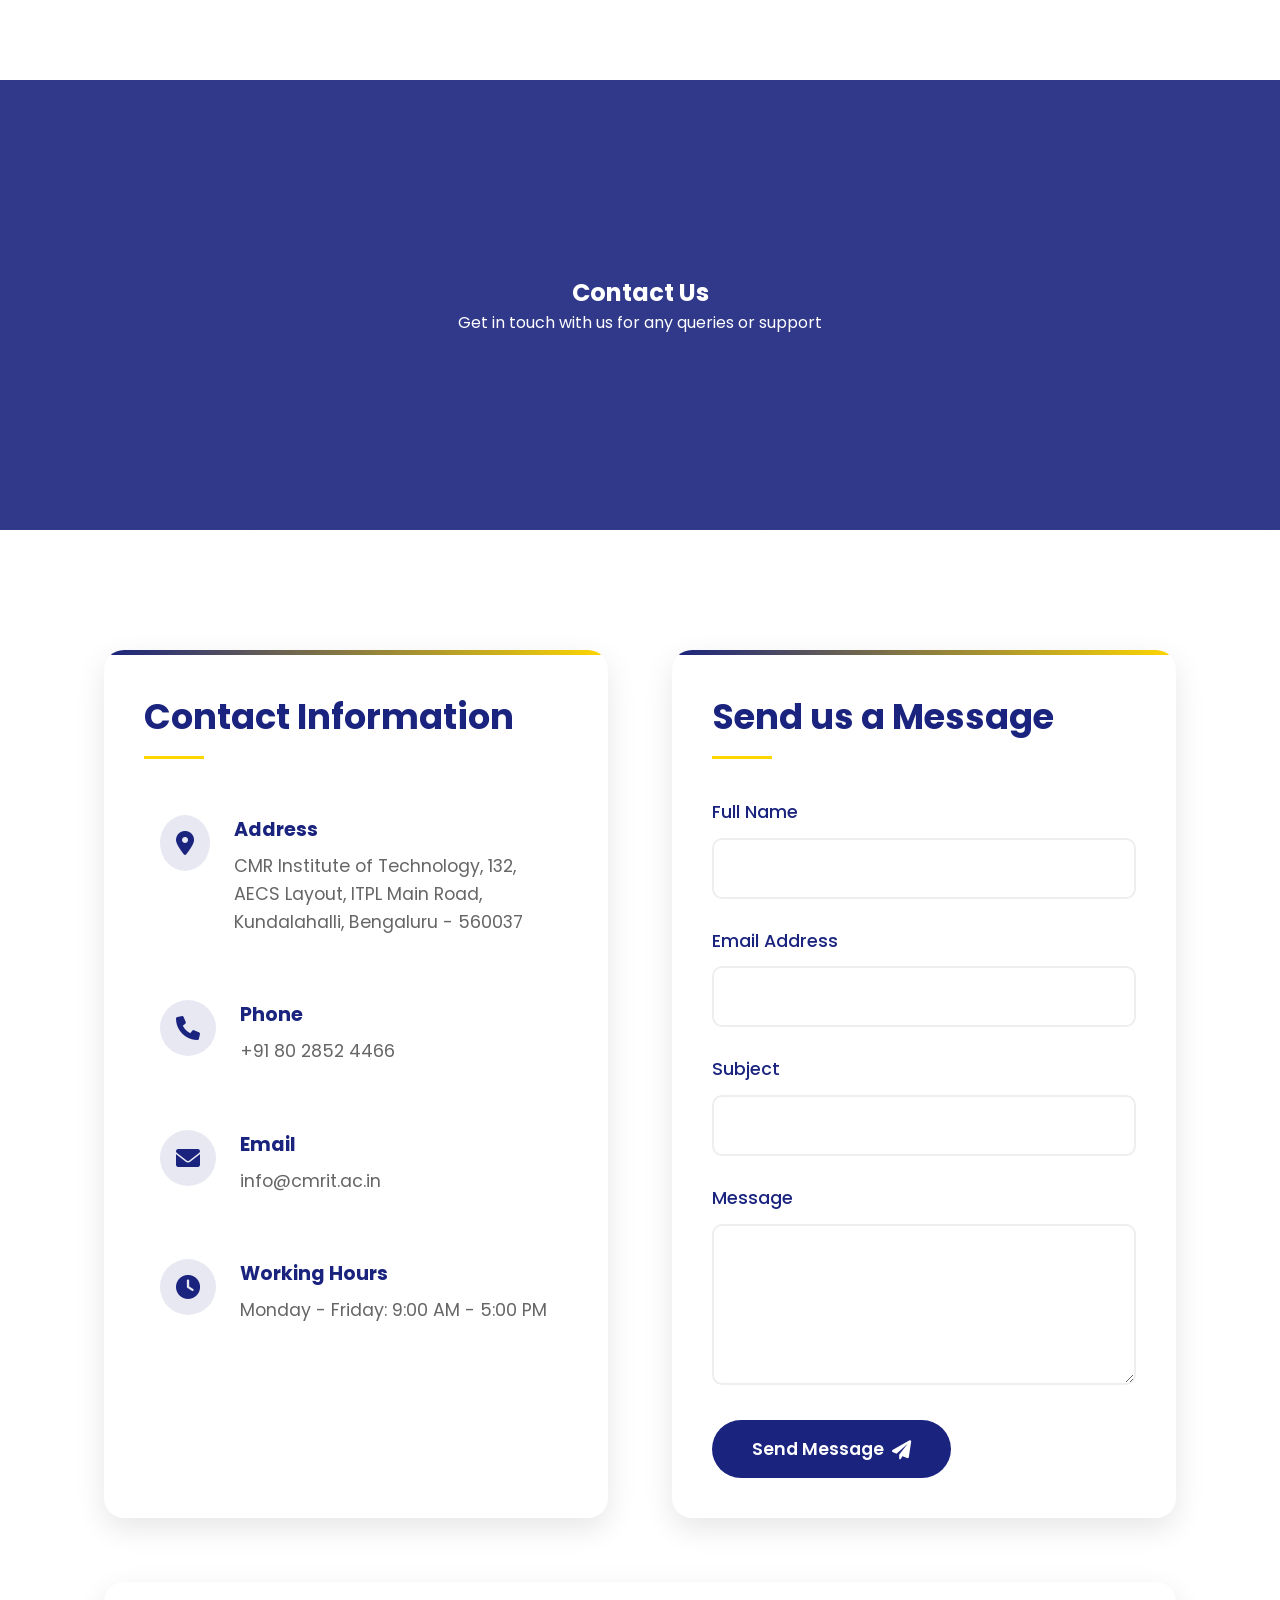
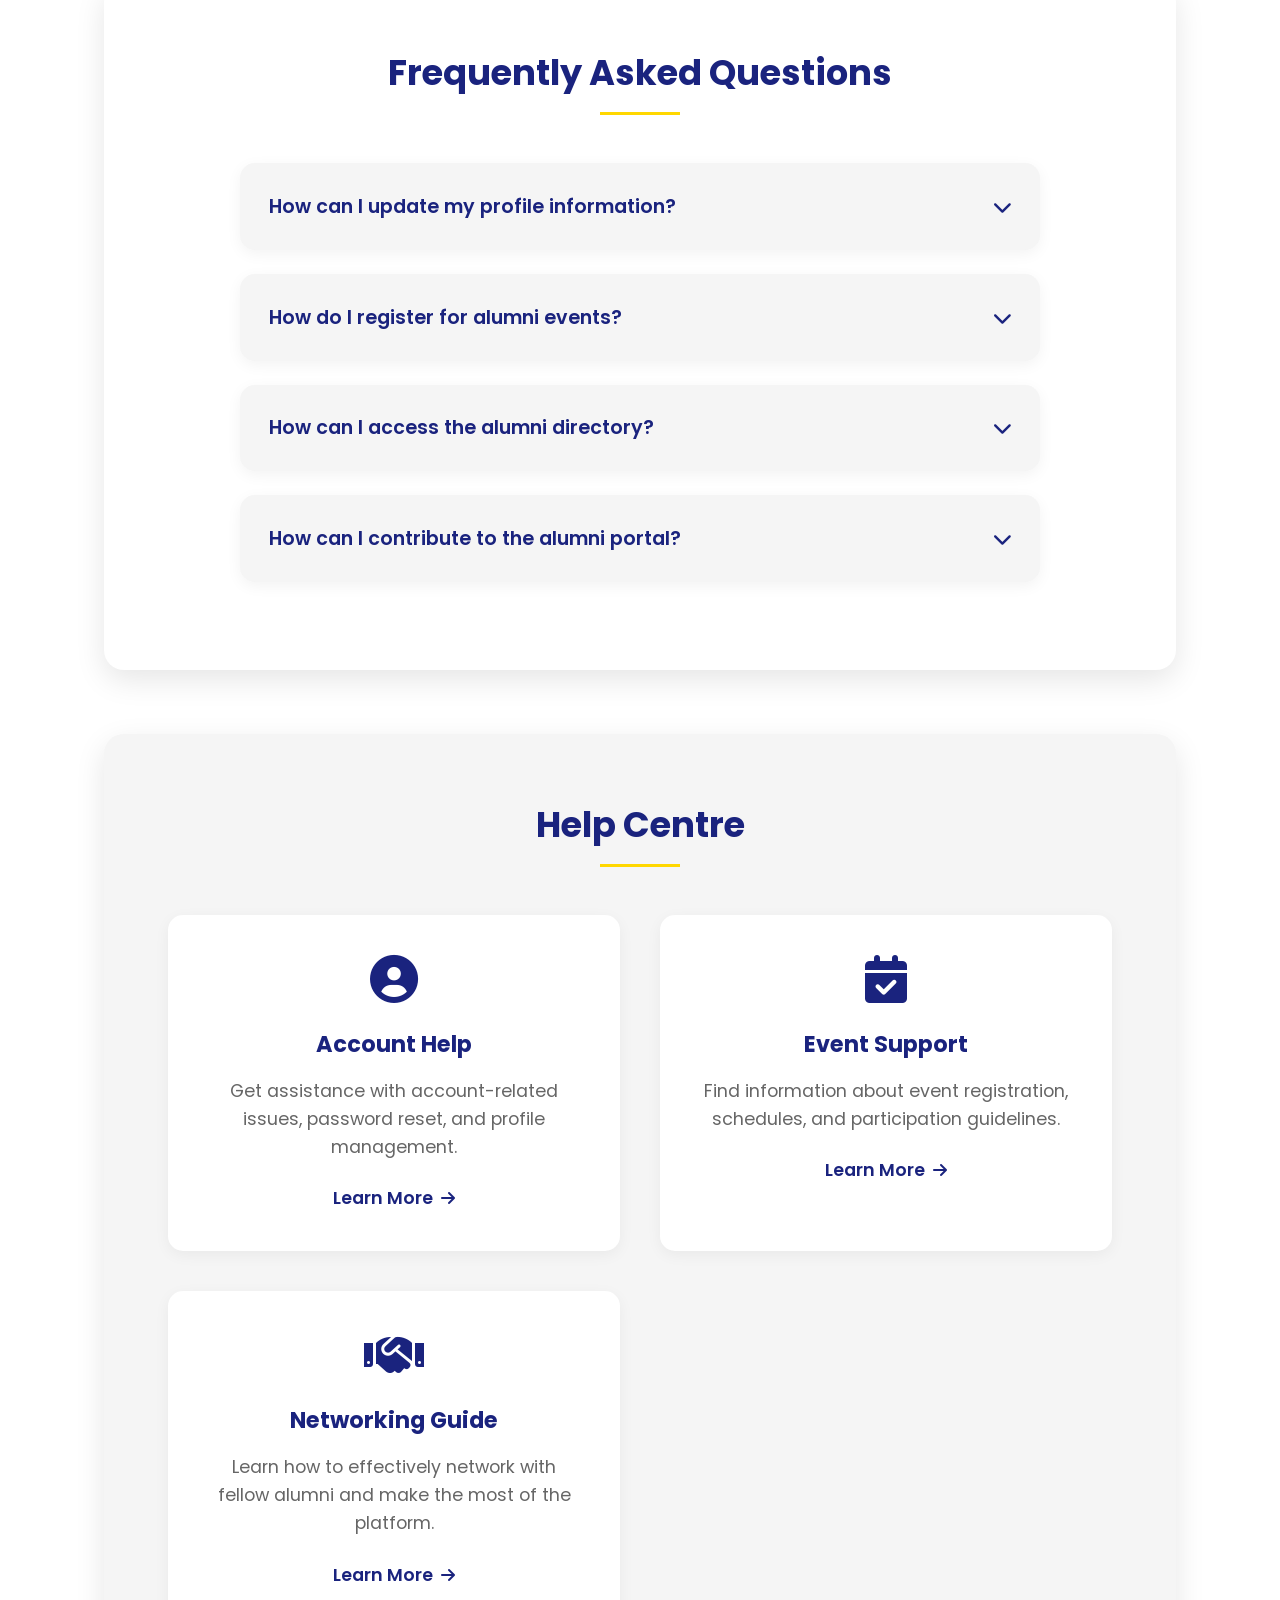
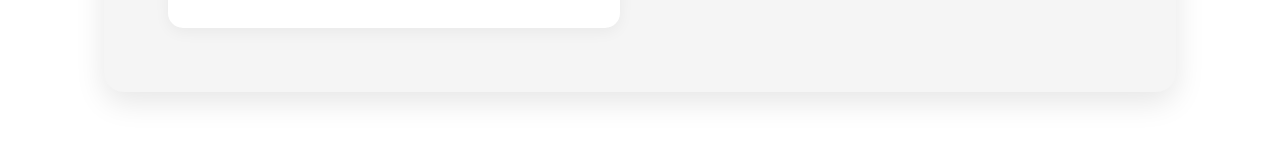
<file: contact.html>
<!DOCTYPE html>
<html lang="en">
<head>
    <meta charset="UTF-8">
    <meta name="viewport" content="width=device-width, initial-scale=1.0">
    <title>Contact - Alumni Portal</title>
    <link href="https://fonts.googleapis.com/css2?family=Poppins:wght@300;400;500;600;700&display=swap" rel="stylesheet">
    <link rel="stylesheet" href="https://cdnjs.cloudflare.com/ajax/libs/font-awesome/6.0.0/css/all.min.css">
    <style>
        :root {
            --primary-color: #1a237e;
            --secondary-color: #ffd700;
            --white: #ffffff;
            --light-gray: #f5f5f5;
        }

        * {
            margin: 0;
            padding: 0;
            box-sizing: border-box;
            font-family: 'Poppins', sans-serif;
        }

        body {
            background-color: var(--white);
        }

        .contact-hero {
            background: linear-gradient(rgba(26, 35, 126, 0.9), rgba(26, 35, 126, 0.9)), url('https://www.cmrit.ac.in/wp-content/uploads/2019/03/cmrit-bangalore-banner.jpg');
            background-size: cover;
            background-position: center;
            height: 50vh;
            display: flex;
            align-items: center;
            justify-content: center;
            text-align: center;
            color: var(--white);
            margin-top: 80px;
        }

        .contact-container {
            max-width: 1200px;
            margin: 120px auto 4rem;
            padding: 0 5%;
        }

        .contact-grid {
            display: grid;
            grid-template-columns: 1fr 1fr;
            gap: 4rem;
            margin-bottom: 4rem;
        }

        .contact-info {
            background: var(--white);
            padding: 2.5rem;
            border-radius: 20px;
            box-shadow: 0 10px 30px rgba(0, 0, 0, 0.1);
            position: relative;
            overflow: hidden;
        }

        .contact-info::before {
            content: '';
            position: absolute;
            top: 0;
            left: 0;
            width: 100%;
            height: 5px;
            background: linear-gradient(90deg, var(--primary-color), var(--secondary-color));
        }

        .contact-info h2 {
            color: var(--primary-color);
            margin-bottom: 2.5rem;
            font-size: 2.2rem;
            position: relative;
            padding-bottom: 1rem;
        }

        .contact-info h2::after {
            content: '';
            position: absolute;
            bottom: 0;
            left: 0;
            width: 60px;
            height: 3px;
            background-color: var(--secondary-color);
        }

        .info-item {
            display: flex;
            align-items: flex-start;
            gap: 1.5rem;
            margin-bottom: 2rem;
            padding: 1rem;
            border-radius: 10px;
            transition: all 0.3s;
        }

        .info-item:hover {
            background-color: var(--light-gray);
            transform: translateX(10px);
        }

        .info-item i {
            color: var(--primary-color);
            font-size: 1.5rem;
            background: rgba(26, 35, 126, 0.1);
            padding: 1rem;
            border-radius: 50%;
            transition: all 0.3s;
        }

        .info-item:hover i {
            background: var(--primary-color);
            color: var(--white);
            transform: scale(1.1);
        }

        .info-item div h3 {
            color: var(--primary-color);
            margin-bottom: 0.5rem;
            font-size: 1.2rem;
        }

        .info-item div p {
            color: #666;
            line-height: 1.6;
            font-size: 1.1rem;
        }

        .contact-form {
            background: var(--white);
            padding: 2.5rem;
            border-radius: 20px;
            box-shadow: 0 10px 30px rgba(0, 0, 0, 0.1);
            position: relative;
            overflow: hidden;
        }

        .contact-form::before {
            content: '';
            position: absolute;
            top: 0;
            left: 0;
            width: 100%;
            height: 5px;
            background: linear-gradient(90deg, var(--primary-color), var(--secondary-color));
        }

        .contact-form h2 {
            color: var(--primary-color);
            margin-bottom: 2.5rem;
            font-size: 2.2rem;
            position: relative;
            padding-bottom: 1rem;
        }

        .contact-form h2::after {
            content: '';
            position: absolute;
            bottom: 0;
            left: 0;
            width: 60px;
            height: 3px;
            background-color: var(--secondary-color);
        }

        .form-group {
            margin-bottom: 1.8rem;
        }

        .form-group label {
            display: block;
            margin-bottom: 0.8rem;
            color: var(--primary-color);
            font-weight: 500;
            font-size: 1.1rem;
        }

        .form-group input,
        .form-group textarea {
            width: 100%;
            padding: 1rem;
            border: 2px solid #eee;
            border-radius: 10px;
            font-family: inherit;
            font-size: 1rem;
            transition: all 0.3s;
        }

        .form-group input:focus,
        .form-group textarea:focus {
            outline: none;
            border-color: var(--primary-color);
            box-shadow: 0 0 0 3px rgba(26, 35, 126, 0.1);
        }

        .submit-btn {
            background-color: var(--primary-color);
            color: var(--white);
            padding: 1rem 2.5rem;
            border: none;
            border-radius: 30px;
            cursor: pointer;
            font-weight: 600;
            font-size: 1.1rem;
            transition: all 0.3s;
            display: inline-flex;
            align-items: center;
            gap: 0.5rem;
        }

        .submit-btn i {
            font-size: 1.2rem;
        }

        .submit-btn:hover {
            background-color: var(--secondary-color);
            color: var(--primary-color);
            transform: translateY(-3px);
            box-shadow: 0 5px 15px rgba(0, 0, 0, 0.1);
        }

        /* FAQs Section */
        .faq-section {
            margin: 4rem 0;
            background: var(--white);
            padding: 4rem;
            border-radius: 20px;
            box-shadow: 0 10px 30px rgba(0, 0, 0, 0.1);
        }

        .faq-section h2 {
            color: var(--primary-color);
            text-align: center;
            margin-bottom: 3rem;
            font-size: 2.2rem;
            position: relative;
            padding-bottom: 1rem;
        }

        .faq-section h2::after {
            content: '';
            position: absolute;
            bottom: 0;
            left: 50%;
            transform: translateX(-50%);
            width: 80px;
            height: 3px;
            background-color: var(--secondary-color);
        }

        .faq-container {
            max-width: 800px;
            margin: 0 auto;
        }

        .faq-item {
            background: var(--light-gray);
            border-radius: 15px;
            margin-bottom: 1.5rem;
            box-shadow: 0 4px 15px rgba(0, 0, 0, 0.05);
            overflow: hidden;
            transition: all 0.3s;
        }

        .faq-item:hover {
            transform: translateY(-3px);
            box-shadow: 0 8px 20px rgba(0, 0, 0, 0.1);
        }

        .faq-question {
            padding: 1.8rem;
            cursor: pointer;
            display: flex;
            justify-content: space-between;
            align-items: center;
            transition: all 0.3s;
        }

        .faq-question h3 {
            color: var(--primary-color);
            font-size: 1.2rem;
            margin: 0;
            font-weight: 600;
        }

        .faq-question i {
            color: var(--primary-color);
            transition: transform 0.3s;
            font-size: 1.2rem;
        }

        .faq-answer {
            padding: 0 1.8rem;
            max-height: 0;
            overflow: hidden;
            transition: all 0.3s;
            color: #666;
            line-height: 1.6;
        }

        .faq-item.active .faq-question {
            background-color: var(--primary-color);
        }

        .faq-item.active .faq-question h3,
        .faq-item.active .faq-question i {
            color: var(--white);
        }

        .faq-item.active .faq-question i {
            transform: rotate(180deg);
        }

        .faq-item.active .faq-answer {
            padding: 1.8rem;
            max-height: 1000px;
            background-color: var(--white);
        }

        /* Help Centre Section */
        .help-section {
            background: var(--light-gray);
            padding: 4rem;
            border-radius: 20px;
            box-shadow: 0 10px 30px rgba(0, 0, 0, 0.1);
            margin: 4rem 0;
        }

        .help-section h2 {
            color: var(--primary-color);
            text-align: center;
            margin-bottom: 3rem;
            font-size: 2.2rem;
            position: relative;
            padding-bottom: 1rem;
        }

        .help-section h2::after {
            content: '';
            position: absolute;
            bottom: 0;
            left: 50%;
            transform: translateX(-50%);
            width: 80px;
            height: 3px;
            background-color: var(--secondary-color);
        }

        .help-grid {
            display: grid;
            grid-template-columns: repeat(auto-fit, minmax(300px, 1fr));
            gap: 2.5rem;
        }

        .help-card {
            background: var(--white);
            padding: 2.5rem;
            border-radius: 15px;
            text-align: center;
            transition: all 0.3s;
            box-shadow: 0 4px 15px rgba(0, 0, 0, 0.05);
            position: relative;
            overflow: hidden;
        }

        .help-card::before {
            content: '';
            position: absolute;
            top: 0;
            left: 0;
            width: 100%;
            height: 5px;
            background: linear-gradient(90deg, var(--primary-color), var(--secondary-color));
            opacity: 0;
            transition: all 0.3s;
        }

        .help-card:hover {
            transform: translateY(-5px);
            box-shadow: 0 8px 25px rgba(0, 0, 0, 0.1);
        }

        .help-card:hover::before {
            opacity: 1;
        }

        .help-card i {
            font-size: 3rem;
            color: var(--primary-color);
            margin-bottom: 1.5rem;
            transition: all 0.3s;
        }

        .help-card:hover i {
            transform: scale(1.1);
            color: var(--secondary-color);
        }

        .help-card h3 {
            color: var(--primary-color);
            margin-bottom: 1rem;
            font-size: 1.4rem;
        }

        .help-card p {
            color: #666;
            margin-bottom: 1.5rem;
            line-height: 1.6;
            font-size: 1.1rem;
        }

        .help-card a {
            color: var(--primary-color);
            text-decoration: none;
            font-weight: 600;
            display: inline-flex;
            align-items: center;
            gap: 0.5rem;
            transition: all 0.3s;
            font-size: 1.1rem;
        }

        .help-card a:hover {
            color: var(--secondary-color);
            transform: translateX(5px);
        }

        .help-card a i {
            font-size: 1rem;
            margin: 0;
        }

        @media (max-width: 768px) {
            .contact-container {
                margin-top: 100px;
            }

            .contact-grid {
                grid-template-columns: 1fr;
                gap: 2rem;
            }

            .contact-info,
            .contact-form,
            .faq-section,
            .help-section {
                padding: 2rem;
            }

            .help-grid {
                grid-template-columns: 1fr;
            }

            .info-item {
                padding: 0.8rem;
            }

            .info-item i {
                padding: 0.8rem;
            }
        }
    </style>
</head>
<body>
    <!-- Contact Hero Section -->
    <section class="contact-hero">
        <div class="hero-content">
            <h1>Contact Us</h1>
            <p>Get in touch with us for any queries or support</p>
        </div>
    </section>

    <!-- Contact Section -->
    <div class="contact-container">
        <div class="contact-grid">
            <div class="contact-info">
                <h2>Contact Information</h2>
                <div class="info-item">
                    <i class="fas fa-map-marker-alt"></i>
                    <div>
                        <h3>Address</h3>
                        <p>CMR Institute of Technology, 132, AECS Layout, ITPL Main Road, Kundalahalli, Bengaluru - 560037</p>
                    </div>
                </div>
                <div class="info-item">
                    <i class="fas fa-phone"></i>
                    <div>
                        <h3>Phone</h3>
                        <p>+91 80 2852 4466</p>
                    </div>
                </div>
                <div class="info-item">
                    <i class="fas fa-envelope"></i>
                    <div>
                        <h3>Email</h3>
                        <p>info@cmrit.ac.in</p>
                    </div>
                </div>
                <div class="info-item">
                    <i class="fas fa-clock"></i>
                    <div>
                        <h3>Working Hours</h3>
                        <p>Monday - Friday: 9:00 AM - 5:00 PM</p>
                    </div>
                </div>
            </div>

            <div class="contact-form">
                <h2>Send us a Message</h2>
                <form id="contactForm">
                    <div class="form-group">
                        <label for="name">Full Name</label>
                        <input type="text" id="name" name="name" required>
                    </div>
                    <div class="form-group">
                        <label for="email">Email Address</label>
                        <input type="email" id="email" name="email" required>
                    </div>
                    <div class="form-group">
                        <label for="subject">Subject</label>
                        <input type="text" id="subject" name="subject" required>
                    </div>
                    <div class="form-group">
                        <label for="message">Message</label>
                        <textarea id="message" name="message" rows="5" required></textarea>
                    </div>
                    <button type="submit" class="submit-btn">
                        Send Message <i class="fas fa-paper-plane"></i>
                    </button>
                </form>
            </div>
        </div>

        <!-- FAQs Section -->
        <section class="faq-section">
            <h2>Frequently Asked Questions</h2>
            <div class="faq-container">
                <div class="faq-item">
                    <div class="faq-question">
                        <h3>How can I update my profile information?</h3>
                        <i class="fas fa-chevron-down"></i>
                    </div>
                    <div class="faq-answer">
                        <p>You can update your profile information by logging into your account and navigating to the profile section. Click on the edit button to modify your details.</p>
                    </div>
                </div>
                <div class="faq-item">
                    <div class="faq-question">
                        <h3>How do I register for alumni events?</h3>
                        <i class="fas fa-chevron-down"></i>
                    </div>
                    <div class="faq-answer">
                        <p>To register for alumni events, log in to your account and visit the Events page. Browse through the upcoming events and click on the "Register" button for the event you wish to attend.</p>
                    </div>
                </div>
                <div class="faq-item">
                    <div class="faq-question">
                        <h3>How can I access the alumni directory?</h3>
                        <i class="fas fa-chevron-down"></i>
                    </div>
                    <div class="faq-answer">
                        <p>The alumni directory is accessible to registered members. Log in to your account and click on the "Directory" link in the navigation menu to browse through the alumni database.</p>
                    </div>
                </div>
                <div class="faq-item">
                    <div class="faq-question">
                        <h3>How can I contribute to the alumni portal?</h3>
                        <i class="fas fa-chevron-down"></i>
                    </div>
                    <div class="faq-answer">
                        <p>You can contribute to the alumni portal by sharing your success stories, participating in events, mentoring current students, or making donations to support various initiatives.</p>
                    </div>
                </div>
            </div>
        </section>

        <!-- Help Centre Section -->
        <section class="help-section">
            <h2>Help Centre</h2>
            <div class="help-grid">
                <div class="help-card">
                    <i class="fas fa-user-circle"></i>
                    <h3>Account Help</h3>
                    <p>Get assistance with account-related issues, password reset, and profile management.</p>
                    <a href="#">Learn More <i class="fas fa-arrow-right"></i></a>
                </div>
                <div class="help-card">
                    <i class="fas fa-calendar-check"></i>
                    <h3>Event Support</h3>
                    <p>Find information about event registration, schedules, and participation guidelines.</p>
                    <a href="#">Learn More <i class="fas fa-arrow-right"></i></a>
                </div>
                <div class="help-card">
                    <i class="fas fa-handshake"></i>
                    <h3>Networking Guide</h3>
                    <p>Learn how to effectively network with fellow alumni and make the most of the platform.</p>
                    <a href="#">Learn More <i class="fas fa-arrow-right"></i></a>
                </div>
            </div>
        </section>
    </div>

    <script>
        // FAQ Accordion
        const faqItems = document.querySelectorAll('.faq-item');
        
        faqItems.forEach(item => {
            const question = item.querySelector('.faq-question');
            question.addEventListener('click', () => {
                const isActive = item.classList.contains('active');
                
                // Close all FAQ items
                faqItems.forEach(faqItem => {
                    faqItem.classList.remove('active');
                });
                
                // Open clicked item if it wasn't active
                if (!isActive) {
                    item.classList.add('active');
                }
            });
        });

        // Contact form submission
        const contactForm = document.getElementById('contactForm');
        contactForm.addEventListener('submit', function(e) {
            e.preventDefault();
            // Add your form submission logic here
            alert('Thank you for your message. We will get back to you soon!');
            contactForm.reset();
        });
    </script>
</body>
</html>
</file>
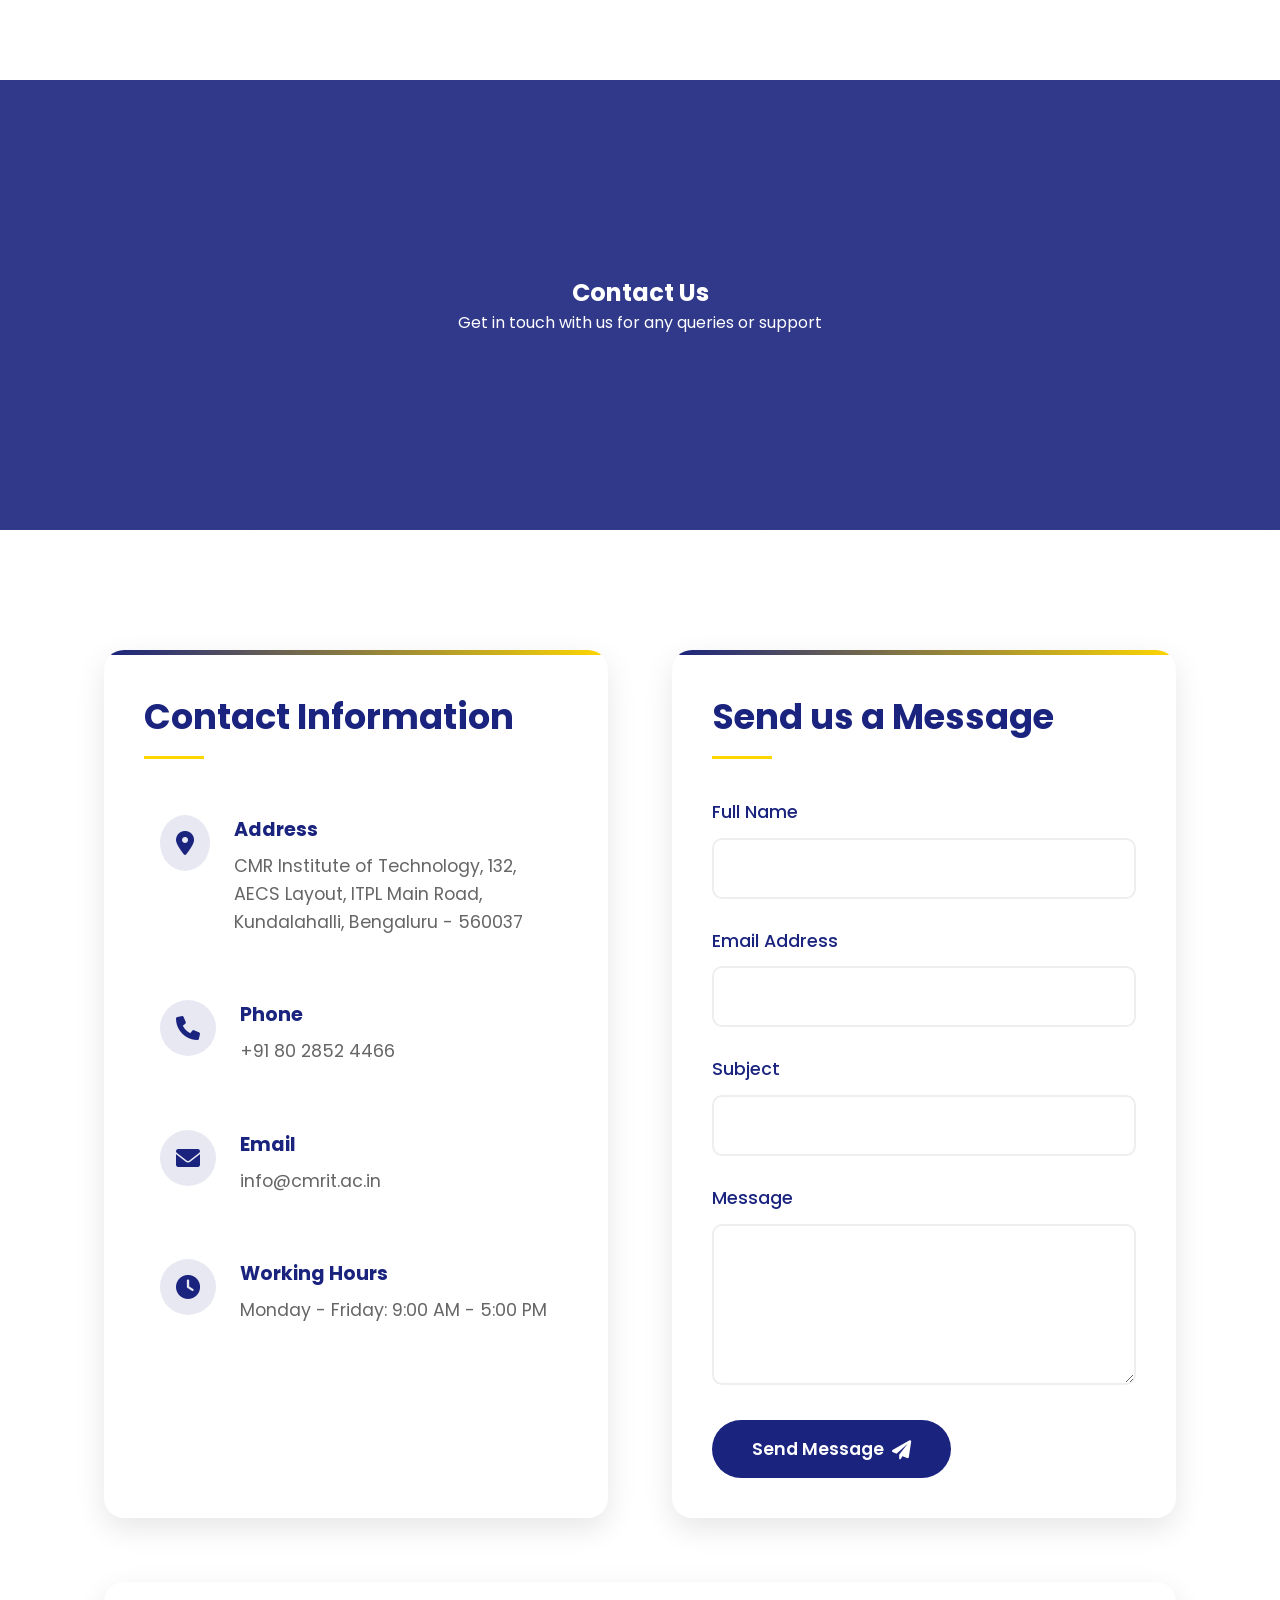
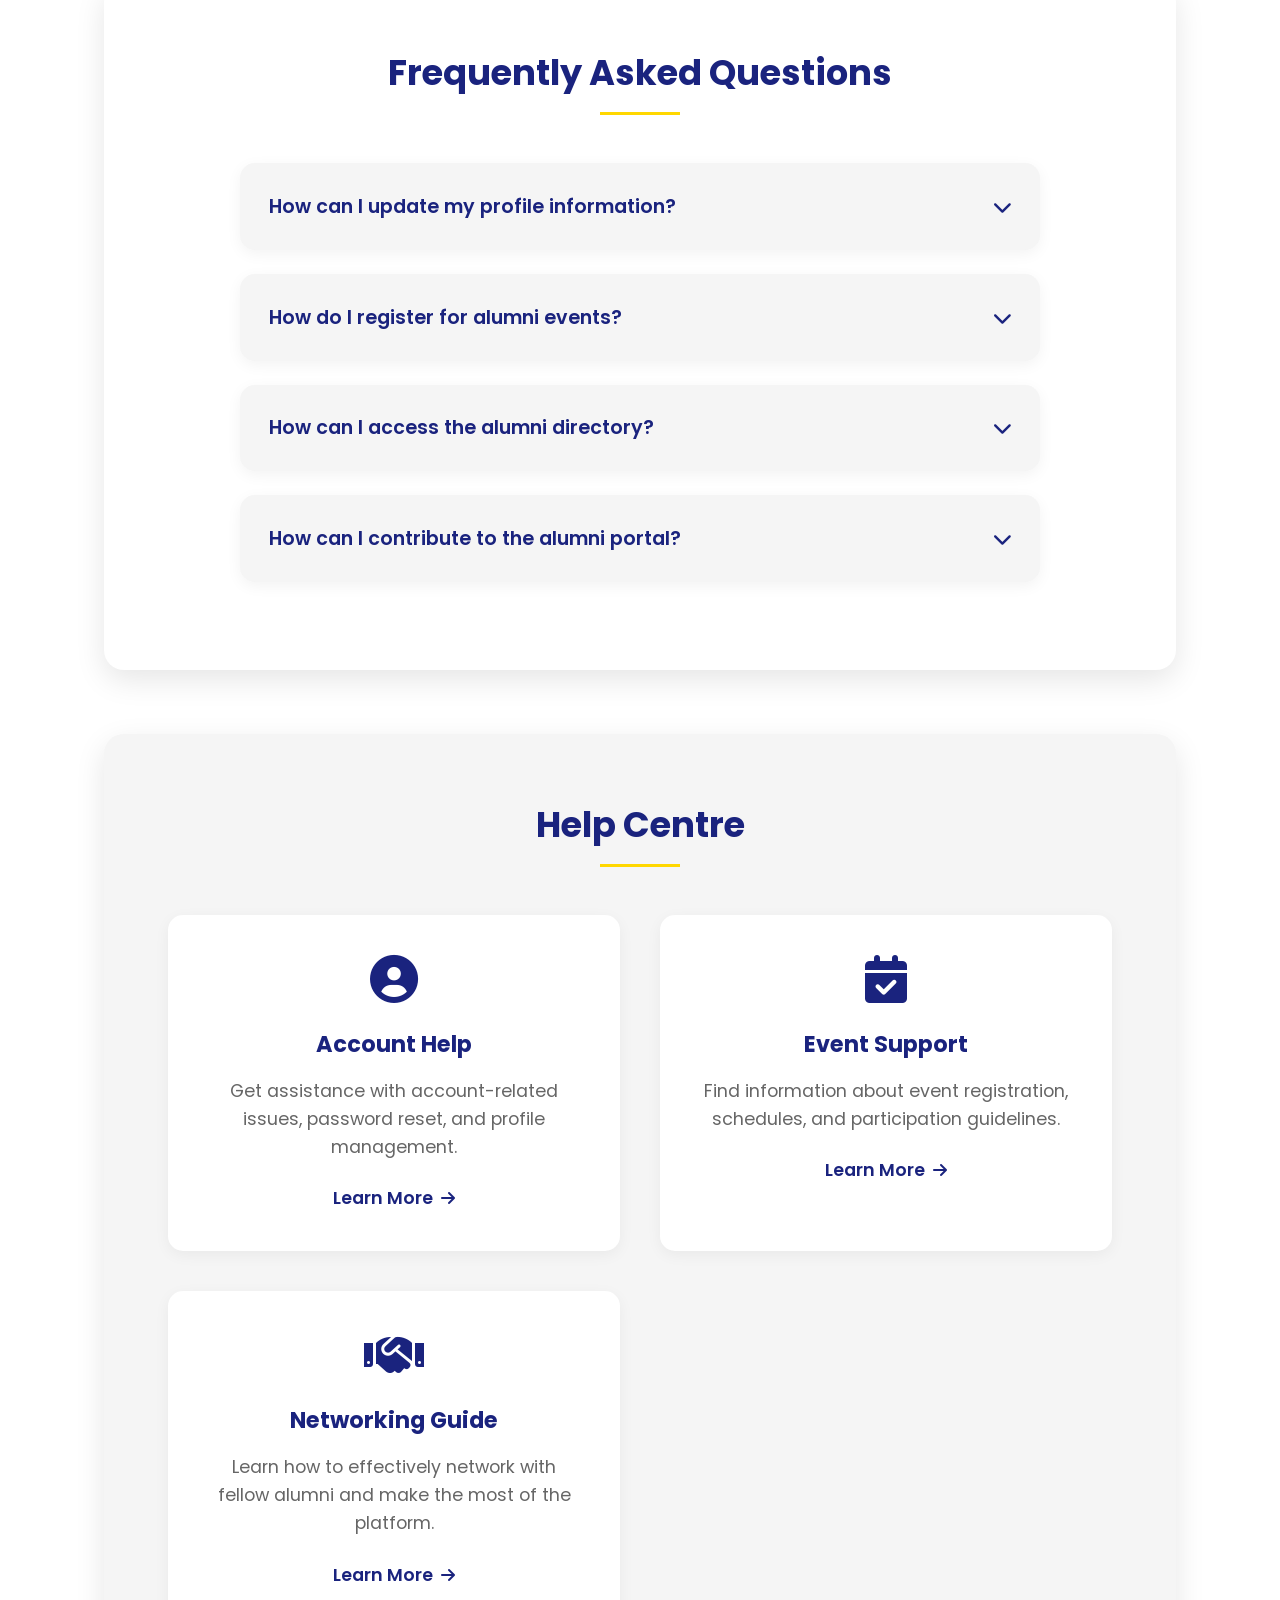
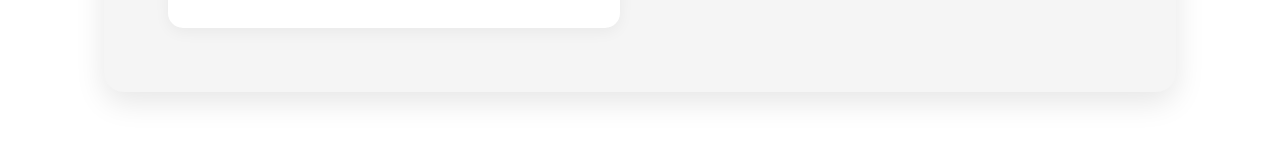
<file: contact_new.html>
<!DOCTYPE html>
<html lang="en">
<head>
    <meta charset="UTF-8">
    <meta name="viewport" content="width=device-width, initial-scale=1.0">
    <title>Contact - Alumni Portal</title>
    <link href="https://fonts.googleapis.com/css2?family=Poppins:wght@300;400;500;600;700&display=swap" rel="stylesheet">
    <link rel="stylesheet" href="https://cdnjs.cloudflare.com/ajax/libs/font-awesome/6.0.0/css/all.min.css">
    <style>
        :root {
            --primary-color: #1a237e;
            --secondary-color: #ffd700;
            --white: #ffffff;
            --light-gray: #f5f5f5;
        }

        * {
            margin: 0;
            padding: 0;
            box-sizing: border-box;
            font-family: 'Poppins', sans-serif;
        }

        body {
            background-color: var(--white);
        }

        .contact-hero {
            background: linear-gradient(rgba(26, 35, 126, 0.9), rgba(26, 35, 126, 0.9)), url('https://www.cmrit.ac.in/wp-content/uploads/2019/03/cmrit-bangalore-banner.jpg');
            background-size: cover;
            background-position: center;
            height: 50vh;
            display: flex;
            align-items: center;
            justify-content: center;
            text-align: center;
            color: var(--white);
            margin-top: 80px;
        }

        .contact-container {
            max-width: 1200px;
            margin: 120px auto 4rem;
            padding: 0 5%;
        }

        .contact-grid {
            display: grid;
            grid-template-columns: 1fr 1fr;
            gap: 4rem;
            margin-bottom: 4rem;
        }

        .contact-info {
            background: var(--white);
            padding: 2.5rem;
            border-radius: 20px;
            box-shadow: 0 10px 30px rgba(0, 0, 0, 0.1);
            position: relative;
            overflow: hidden;
        }

        .contact-info::before {
            content: '';
            position: absolute;
            top: 0;
            left: 0;
            width: 100%;
            height: 5px;
            background: linear-gradient(90deg, var(--primary-color), var(--secondary-color));
        }

        .contact-info h2 {
            color: var(--primary-color);
            margin-bottom: 2.5rem;
            font-size: 2.2rem;
            position: relative;
            padding-bottom: 1rem;
        }

        .contact-info h2::after {
            content: '';
            position: absolute;
            bottom: 0;
            left: 0;
            width: 60px;
            height: 3px;
            background-color: var(--secondary-color);
        }

        .info-item {
            display: flex;
            align-items: flex-start;
            gap: 1.5rem;
            margin-bottom: 2rem;
            padding: 1rem;
            border-radius: 10px;
            transition: all 0.3s;
        }

        .info-item:hover {
            background-color: var(--light-gray);
            transform: translateX(10px);
        }

        .info-item i {
            color: var(--primary-color);
            font-size: 1.5rem;
            background: rgba(26, 35, 126, 0.1);
            padding: 1rem;
            border-radius: 50%;
            transition: all 0.3s;
        }

        .info-item:hover i {
            background: var(--primary-color);
            color: var(--white);
            transform: scale(1.1);
        }

        .info-item div h3 {
            color: var(--primary-color);
            margin-bottom: 0.5rem;
            font-size: 1.2rem;
        }

        .info-item div p {
            color: #666;
            line-height: 1.6;
            font-size: 1.1rem;
        }

        .contact-form {
            background: var(--white);
            padding: 2.5rem;
            border-radius: 20px;
            box-shadow: 0 10px 30px rgba(0, 0, 0, 0.1);
            position: relative;
            overflow: hidden;
        }

        .contact-form::before {
            content: '';
            position: absolute;
            top: 0;
            left: 0;
            width: 100%;
            height: 5px;
            background: linear-gradient(90deg, var(--primary-color), var(--secondary-color));
        }

        .contact-form h2 {
            color: var(--primary-color);
            margin-bottom: 2.5rem;
            font-size: 2.2rem;
            position: relative;
            padding-bottom: 1rem;
        }

        .contact-form h2::after {
            content: '';
            position: absolute;
            bottom: 0;
            left: 0;
            width: 60px;
            height: 3px;
            background-color: var(--secondary-color);
        }

        .form-group {
            margin-bottom: 1.8rem;
        }

        .form-group label {
            display: block;
            margin-bottom: 0.8rem;
            color: var(--primary-color);
            font-weight: 500;
            font-size: 1.1rem;
        }

        .form-group input,
        .form-group textarea {
            width: 100%;
            padding: 1rem;
            border: 2px solid #eee;
            border-radius: 10px;
            font-family: inherit;
            font-size: 1rem;
            transition: all 0.3s;
        }

        .form-group input:focus,
        .form-group textarea:focus {
            outline: none;
            border-color: var(--primary-color);
            box-shadow: 0 0 0 3px rgba(26, 35, 126, 0.1);
        }

        .submit-btn {
            background-color: var(--primary-color);
            color: var(--white);
            padding: 1rem 2.5rem;
            border: none;
            border-radius: 30px;
            cursor: pointer;
            font-weight: 600;
            font-size: 1.1rem;
            transition: all 0.3s;
            display: inline-flex;
            align-items: center;
            gap: 0.5rem;
        }

        .submit-btn i {
            font-size: 1.2rem;
        }

        .submit-btn:hover {
            background-color: var(--secondary-color);
            color: var(--primary-color);
            transform: translateY(-3px);
            box-shadow: 0 5px 15px rgba(0, 0, 0, 0.1);
        }

        /* FAQs Section */
        .faq-section {
            margin: 4rem 0;
            background: var(--white);
            padding: 4rem;
            border-radius: 20px;
            box-shadow: 0 10px 30px rgba(0, 0, 0, 0.1);
        }

        .faq-section h2 {
            color: var(--primary-color);
            text-align: center;
            margin-bottom: 3rem;
            font-size: 2.2rem;
            position: relative;
            padding-bottom: 1rem;
        }

        .faq-section h2::after {
            content: '';
            position: absolute;
            bottom: 0;
            left: 50%;
            transform: translateX(-50%);
            width: 80px;
            height: 3px;
            background-color: var(--secondary-color);
        }

        .faq-container {
            max-width: 800px;
            margin: 0 auto;
        }

        .faq-item {
            background: var(--light-gray);
            border-radius: 15px;
            margin-bottom: 1.5rem;
            box-shadow: 0 4px 15px rgba(0, 0, 0, 0.05);
            overflow: hidden;
            transition: all 0.3s;
        }

        .faq-item:hover {
            transform: translateY(-3px);
            box-shadow: 0 8px 20px rgba(0, 0, 0, 0.1);
        }

        .faq-question {
            padding: 1.8rem;
            cursor: pointer;
            display: flex;
            justify-content: space-between;
            align-items: center;
            transition: all 0.3s;
        }

        .faq-question h3 {
            color: var(--primary-color);
            font-size: 1.2rem;
            margin: 0;
            font-weight: 600;
        }

        .faq-question i {
            color: var(--primary-color);
            transition: transform 0.3s;
            font-size: 1.2rem;
        }

        .faq-answer {
            padding: 0 1.8rem;
            max-height: 0;
            overflow: hidden;
            transition: all 0.3s;
            color: #666;
            line-height: 1.6;
        }

        .faq-item.active .faq-question {
            background-color: var(--primary-color);
        }

        .faq-item.active .faq-question h3,
        .faq-item.active .faq-question i {
            color: var(--white);
        }

        .faq-item.active .faq-question i {
            transform: rotate(180deg);
        }

        .faq-item.active .faq-answer {
            padding: 1.8rem;
            max-height: 1000px;
            background-color: var(--white);
        }

        /* Help Centre Section */
        .help-section {
            background: var(--light-gray);
            padding: 4rem;
            border-radius: 20px;
            box-shadow: 0 10px 30px rgba(0, 0, 0, 0.1);
            margin: 4rem 0;
        }

        .help-section h2 {
            color: var(--primary-color);
            text-align: center;
            margin-bottom: 3rem;
            font-size: 2.2rem;
            position: relative;
            padding-bottom: 1rem;
        }

        .help-section h2::after {
            content: '';
            position: absolute;
            bottom: 0;
            left: 50%;
            transform: translateX(-50%);
            width: 80px;
            height: 3px;
            background-color: var(--secondary-color);
        }

        .help-grid {
            display: grid;
            grid-template-columns: repeat(auto-fit, minmax(300px, 1fr));
            gap: 2.5rem;
        }

        .help-card {
            background: var(--white);
            padding: 2.5rem;
            border-radius: 15px;
            text-align: center;
            transition: all 0.3s;
            box-shadow: 0 4px 15px rgba(0, 0, 0, 0.05);
            position: relative;
            overflow: hidden;
        }

        .help-card::before {
            content: '';
            position: absolute;
            top: 0;
            left: 0;
            width: 100%;
            height: 5px;
            background: linear-gradient(90deg, var(--primary-color), var(--secondary-color));
            opacity: 0;
            transition: all 0.3s;
        }

        .help-card:hover {
            transform: translateY(-5px);
            box-shadow: 0 8px 25px rgba(0, 0, 0, 0.1);
        }

        .help-card:hover::before {
            opacity: 1;
        }

        .help-card i {
            font-size: 3rem;
            color: var(--primary-color);
            margin-bottom: 1.5rem;
            transition: all 0.3s;
        }

        .help-card:hover i {
            transform: scale(1.1);
            color: var(--secondary-color);
        }

        .help-card h3 {
            color: var(--primary-color);
            margin-bottom: 1rem;
            font-size: 1.4rem;
        }

        .help-card p {
            color: #666;
            margin-bottom: 1.5rem;
            line-height: 1.6;
            font-size: 1.1rem;
        }

        .help-card a {
            color: var(--primary-color);
            text-decoration: none;
            font-weight: 600;
            display: inline-flex;
            align-items: center;
            gap: 0.5rem;
            transition: all 0.3s;
            font-size: 1.1rem;
        }

        .help-card a:hover {
            color: var(--secondary-color);
            transform: translateX(5px);
        }

        .help-card a i {
            font-size: 1rem;
            margin: 0;
        }

        @media (max-width: 768px) {
            .contact-container {
                margin-top: 100px;
            }

            .contact-grid {
                grid-template-columns: 1fr;
                gap: 2rem;
            }

            .contact-info,
            .contact-form,
            .faq-section,
            .help-section {
                padding: 2rem;
            }

            .help-grid {
                grid-template-columns: 1fr;
            }

            .info-item {
                padding: 0.8rem;
            }

            .info-item i {
                padding: 0.8rem;
            }
        }
    </style>
</head>
<body>
    <!-- Contact Hero Section -->
    <section class="contact-hero">
        <div class="hero-content">
            <h1>Contact Us</h1>
            <p>Get in touch with us for any queries or support</p>
        </div>
    </section>

    <!-- Contact Section -->
    <div class="contact-container">
        <div class="contact-grid">
            <div class="contact-info">
                <h2>Contact Information</h2>
                <div class="info-item">
                    <i class="fas fa-map-marker-alt"></i>
                    <div>
                        <h3>Address</h3>
                        <p>CMR Institute of Technology, 132, AECS Layout, ITPL Main Road, Kundalahalli, Bengaluru - 560037</p>
                    </div>
                </div>
                <div class="info-item">
                    <i class="fas fa-phone"></i>
                    <div>
                        <h3>Phone</h3>
                        <p>+91 80 2852 4466</p>
                    </div>
                </div>
                <div class="info-item">
                    <i class="fas fa-envelope"></i>
                    <div>
                        <h3>Email</h3>
                        <p>info@cmrit.ac.in</p>
                    </div>
                </div>
                <div class="info-item">
                    <i class="fas fa-clock"></i>
                    <div>
                        <h3>Working Hours</h3>
                        <p>Monday - Friday: 9:00 AM - 5:00 PM</p>
                    </div>
                </div>
            </div>

            <div class="contact-form">
                <h2>Send us a Message</h2>
                <form id="contactForm">
                    <div class="form-group">
                        <label for="name">Full Name</label>
                        <input type="text" id="name" name="name" required>
                    </div>
                    <div class="form-group">
                        <label for="email">Email Address</label>
                        <input type="email" id="email" name="email" required>
                    </div>
                    <div class="form-group">
                        <label for="subject">Subject</label>
                        <input type="text" id="subject" name="subject" required>
                    </div>
                    <div class="form-group">
                        <label for="message">Message</label>
                        <textarea id="message" name="message" rows="5" required></textarea>
                    </div>
                    <button type="submit" class="submit-btn">
                        Send Message <i class="fas fa-paper-plane"></i>
                    </button>
                </form>
            </div>
        </div>

        <!-- FAQs Section -->
        <section class="faq-section">
            <h2>Frequently Asked Questions</h2>
            <div class="faq-container">
                <div class="faq-item">
                    <div class="faq-question">
                        <h3>How can I update my profile information?</h3>
                        <i class="fas fa-chevron-down"></i>
                    </div>
                    <div class="faq-answer">
                        <p>You can update your profile information by logging into your account and navigating to the profile section. Click on the edit button to modify your details.</p>
                    </div>
                </div>
                <div class="faq-item">
                    <div class="faq-question">
                        <h3>How do I register for alumni events?</h3>
                        <i class="fas fa-chevron-down"></i>
                    </div>
                    <div class="faq-answer">
                        <p>To register for alumni events, log in to your account and visit the Events page. Browse through the upcoming events and click on the "Register" button for the event you wish to attend.</p>
                    </div>
                </div>
                <div class="faq-item">
                    <div class="faq-question">
                        <h3>How can I access the alumni directory?</h3>
                        <i class="fas fa-chevron-down"></i>
                    </div>
                    <div class="faq-answer">
                        <p>The alumni directory is accessible to registered members. Log in to your account and click on the "Directory" link in the navigation menu to browse through the alumni database.</p>
                    </div>
                </div>
                <div class="faq-item">
                    <div class="faq-question">
                        <h3>How can I contribute to the alumni portal?</h3>
                        <i class="fas fa-chevron-down"></i>
                    </div>
                    <div class="faq-answer">
                        <p>You can contribute to the alumni portal by sharing your success stories, participating in events, mentoring current students, or making donations to support various initiatives.</p>
                    </div>
                </div>
            </div>
        </section>

        <!-- Help Centre Section -->
        <section class="help-section">
            <h2>Help Centre</h2>
            <div class="help-grid">
                <div class="help-card">
                    <i class="fas fa-user-circle"></i>
                    <h3>Account Help</h3>
                    <p>Get assistance with account-related issues, password reset, and profile management.</p>
                    <a href="#">Learn More <i class="fas fa-arrow-right"></i></a>
                </div>
                <div class="help-card">
                    <i class="fas fa-calendar-check"></i>
                    <h3>Event Support</h3>
                    <p>Find information about event registration, schedules, and participation guidelines.</p>
                    <a href="#">Learn More <i class="fas fa-arrow-right"></i></a>
                </div>
                <div class="help-card">
                    <i class="fas fa-handshake"></i>
                    <h3>Networking Guide</h3>
                    <p>Learn how to effectively network with fellow alumni and make the most of the platform.</p>
                    <a href="#">Learn More <i class="fas fa-arrow-right"></i></a>
                </div>
            </div>
        </section>
    </div>

    <script>
        // FAQ Accordion
        const faqItems = document.querySelectorAll('.faq-item');
        
        faqItems.forEach(item => {
            const question = item.querySelector('.faq-question');
            question.addEventListener('click', () => {
                const isActive = item.classList.contains('active');
                
                // Close all FAQ items
                faqItems.forEach(faqItem => {
                    faqItem.classList.remove('active');
                });
                
                // Open clicked item if it wasn't active
                if (!isActive) {
                    item.classList.add('active');
                }
            });
        });

        // Contact form submission
        const contactForm = document.getElementById('contactForm');
        contactForm.addEventListener('submit', function(e) {
            e.preventDefault();
            // Add your form submission logic here
            alert('Thank you for your message. We will get back to you soon!');
            contactForm.reset();
        });
    </script>
</body>
</html>
</file>
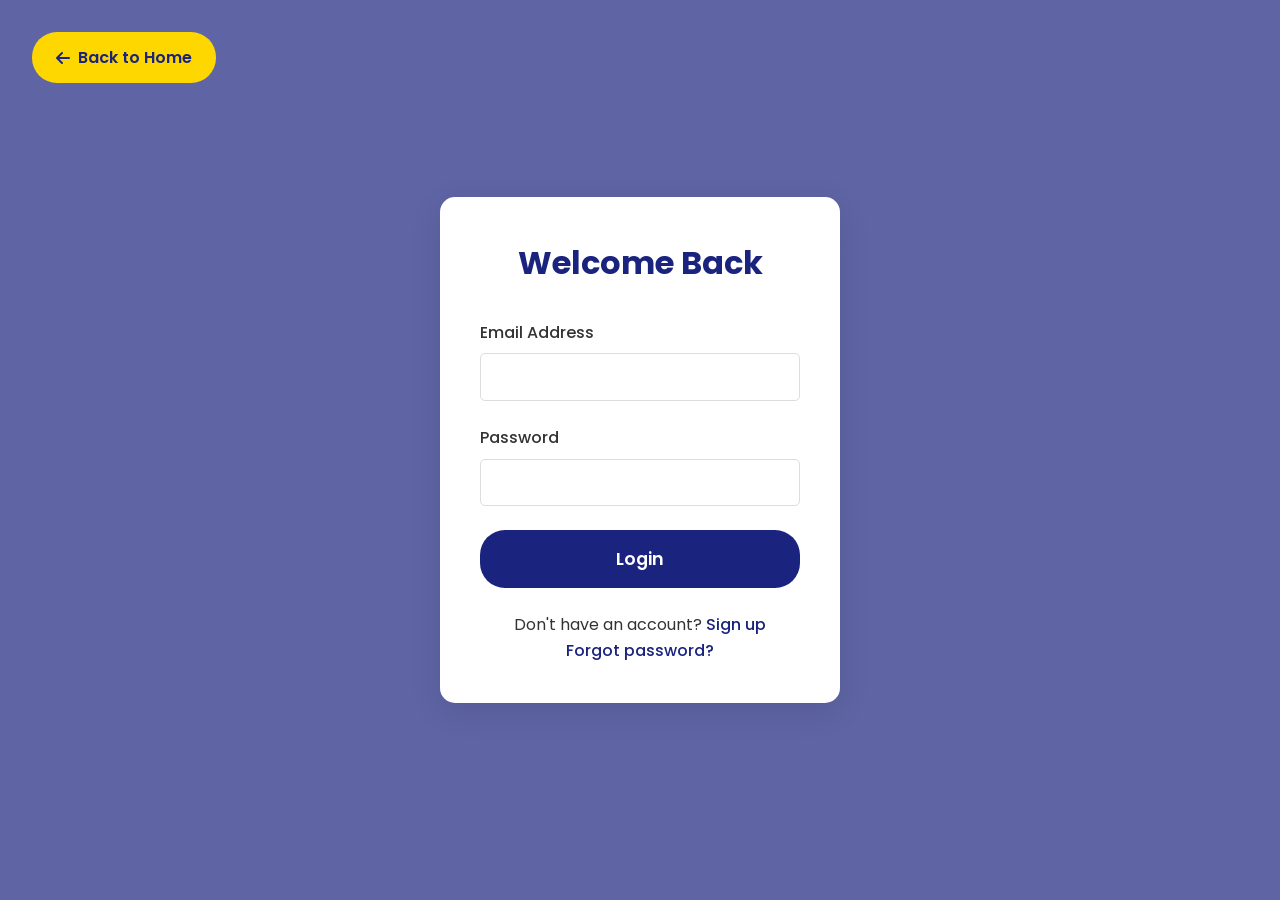
<file: login.html>
<!DOCTYPE html>
<html lang="en">
<head>
    <meta charset="UTF-8">
    <meta name="viewport" content="width=device-width, initial-scale=1.0">
    <title>Login - Alumni Portal</title>
    <link href="https://fonts.googleapis.com/css2?family=Poppins:wght@300;400;500;600;700&display=swap" rel="stylesheet">
    <link rel="stylesheet" href="https://cdnjs.cloudflare.com/ajax/libs/font-awesome/6.0.0/css/all.min.css">
    <link rel="stylesheet" href="style.css">
    <style>
        .login-container {
            min-height: 100vh;
            display: flex;
            align-items: center;
            justify-content: center;
            background: linear-gradient(rgba(26, 35, 126, 0.7), rgba(26, 35, 126, 0.7)), url('https://www.cmrit.ac.in/wp-content/uploads/2021/07/about_overview-1.jpg');
            background-size: cover;
            background-position: center;
            padding: 2rem;
        }

        .login-form {
            background-color: var(--white);
            padding: 2.5rem;
            border-radius: 15px;
            box-shadow: 0 8px 32px rgba(0, 0, 0, 0.1);
            width: 100%;
            max-width: 400px;
        }

        .login-form h2 {
            color: var(--primary-color);
            text-align: center;
            margin-bottom: 2rem;
            font-size: 2rem;
        }

        .form-group {
            margin-bottom: 1.5rem;
        }

        .form-group label {
            display: block;
            margin-bottom: 0.5rem;
            color: var(--text-color);
            font-weight: 500;
        }

        .form-group input {
            width: 100%;
            padding: 0.8rem;
            border: 1px solid #ddd;
            border-radius: 5px;
            font-family: inherit;
            transition: all 0.3s;
        }

        .form-group input:focus {
            outline: none;
            border-color: var(--primary-color);
            box-shadow: 0 0 0 2px rgba(26, 35, 126, 0.1);
        }

        .login-form button {
            width: 100%;
            padding: 1rem;
            background-color: var(--primary-color);
            color: var(--white);
            border: none;
            border-radius: 25px;
            cursor: pointer;
            font-family: inherit;
            font-weight: 600;
            font-size: 1.1rem;
            transition: all 0.3s;
        }

        .login-form button:hover {
            background-color: var(--secondary-color);
            color: var(--primary-color);
            transform: translateY(-2px);
        }

        .form-footer {
            text-align: center;
            margin-top: 1.5rem;
        }

        .form-footer a {
            color: var(--primary-color);
            text-decoration: none;
            font-weight: 500;
            transition: color 0.3s;
        }

        .form-footer a:hover {
            color: var(--secondary-color);
        }

        .home-link {
            position: absolute;
            top: 2rem;
            left: 2rem;
            color: var(--primary-color);
            text-decoration: none;
            display: flex;
            align-items: center;
            font-weight: 600;
            background-color: var(--secondary-color);
            padding: 0.8rem 1.5rem;
            border-radius: 25px;
            transition: all 0.3s;
        }

        .home-link i {
            margin-right: 0.5rem;
        }

        .home-link:hover {
            transform: translateY(-2px);
            box-shadow: 0 4px 8px rgba(0, 0, 0, 0.1);
        }

        @media (max-width: 768px) {
            .login-form {
                padding: 2rem;
            }

            .home-link {
                top: 1rem;
                left: 1rem;
            }
        }
    </style>
</head>
<body>
    <a href="index.html" class="home-link">
        <i class="fas fa-arrow-left"></i>
        Back to Home
    </a>

    <div class="login-container">
        <form class="login-form" id="loginForm">
            <h2>Welcome Back</h2>
            <div class="form-group">
                <label for="email">Email Address</label>
                <input type="email" id="email" name="email" required>
            </div>
            <div class="form-group">
                <label for="password">Password</label>
                <input type="password" id="password" name="password" required>
            </div>
            <button type="submit">Login</button>
            <div class="form-footer">
                <p>Don't have an account? <a href="signup.html">Sign up</a></p>
                <p><a href="#">Forgot password?</a></p>
            </div>
        </form>
    </div>

    <script>
        function validateForm(e) {
            e.preventDefault();
            
            const email = document.getElementById('email').value;
            const password = document.getElementById('password').value;

            // Get users from localStorage
            const users = JSON.parse(localStorage.getItem('users')) || [];
            
            // Find user
            const user = users.find(u => u.email === email && u.password === password);

            if (user) {
                // Store current user
                localStorage.setItem('currentUser', JSON.stringify(user));
                
                // Show success message
                alert('Login successful! Welcome back.');
                
                // Redirect to home page
                window.location.href = 'index.html';
            } else {
                alert('Invalid email or password!');
            }
        }

        // Add event listener to form
        document.getElementById('loginForm').addEventListener('submit', validateForm);

        // Check if user is already logged in
        window.onload = function() {
            const currentUser = JSON.parse(localStorage.getItem('currentUser'));
            if (currentUser) {
                // If already logged in, redirect to home page
                window.location.href = 'index.html';
            }
        }
    </script>
</body>
</html>
</file>
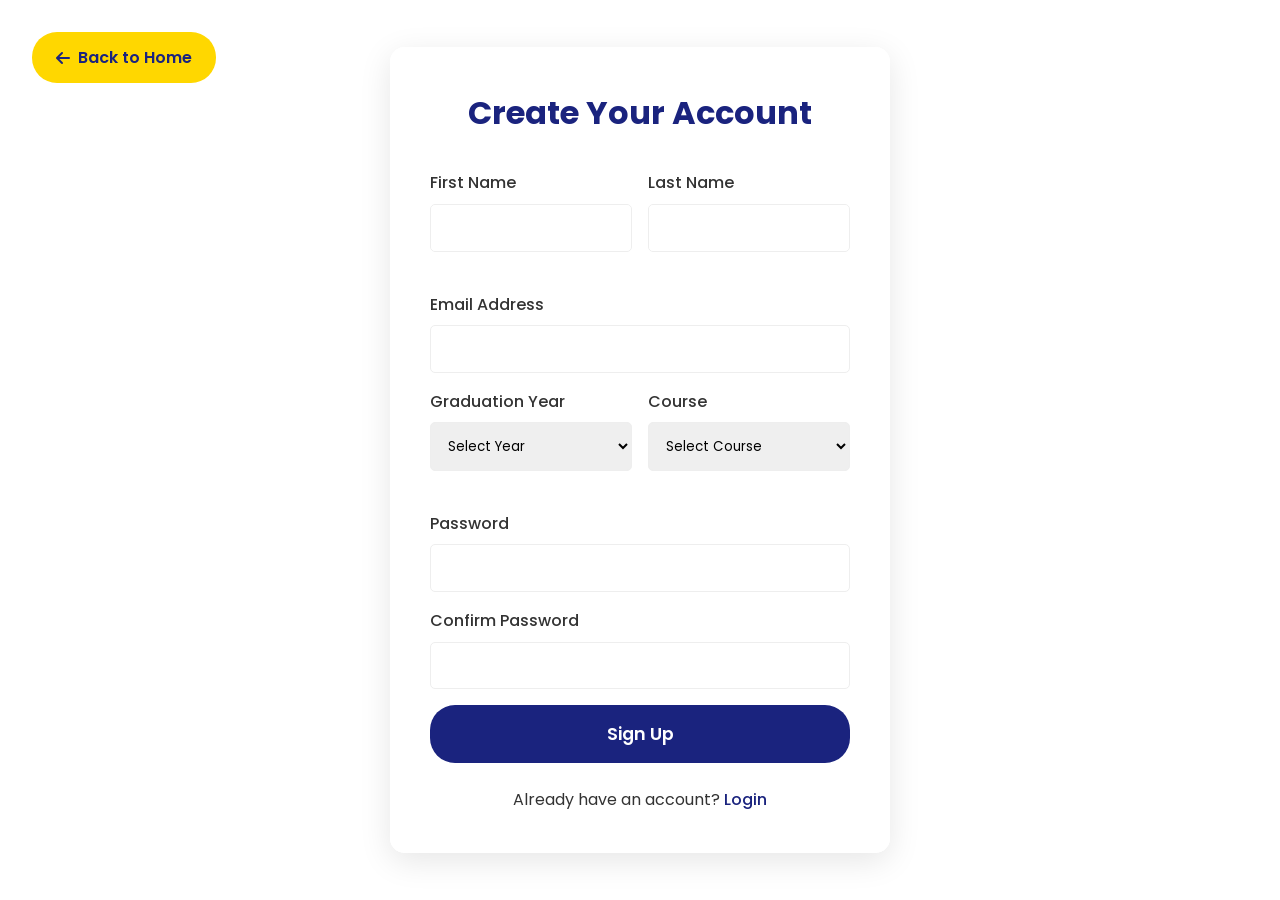
<file: signup.html>
<!DOCTYPE html>
<html lang="en">
<head>
  <meta charset="UTF-8">
    <meta name="viewport" content="width=device-width, initial-scale=1.0">
    <title>Join Alumni Portal</title>
    <link href="https://fonts.googleapis.com/css2?family=Poppins:wght@300;400;500;600;700&display=swap" rel="stylesheet">
    <link rel="stylesheet" href="https://cdnjs.cloudflare.com/ajax/libs/font-awesome/6.0.0/css/all.min.css">
    <link rel="stylesheet" href="style.css">
    <style>
        .signup-container {
            min-height: 100vh;
            display: flex;
            align-items: center;
            justify-content: center;
            background: linear-gradient(rgba(255, 255, 255, 0.45), rgba(255, 255, 255, 0.45)), url('https://www.cmrit.ac.in/wp-content/uploads/2021/07/about_overview-1.jpg');
            background-size: cover;
            background-position: center;
            padding: 2rem;
        }

        .signup-content {
            display: block;
            max-width: 500px;
            width: 90%;
            background-color: rgba(255, 255, 255, 0.95);
            border-radius: 15px;
            overflow: hidden;
            box-shadow: 0 8px 32px rgba(0, 0, 0, 0.1);
        }

        .signup-form {
            padding: 2.5rem;
            background: var(--white);
        }

        .signup-form h2 {
            color: var(--primary-color);
            margin-bottom: 2rem;
            text-align: center;
            font-size: 2rem;
        }

        .form-row {
            display: grid;
            grid-template-columns: 1fr 1fr;
            gap: 1rem;
            margin-bottom: 1.5rem;
        }

        .form-group {
            margin-bottom: 1rem;
        }

        .form-group label {
            display: block;
            margin-bottom: 0.5rem;
            color: var(--text-color);
            font-weight: 500;
        }

        .form-group input,
        .form-group select {
            width: 100%;
            padding: 0.8rem;
            border: 1px solid #eee;
            border-radius: 5px;
            font-family: inherit;
            transition: all 0.3s;
        }

        .form-group input:focus,
        .form-group select:focus {
            outline: none;
            border-color: var(--primary-color);
            box-shadow: 0 0 0 2px rgba(26, 35, 126, 0.1);
        }

        .submit-btn {
            width: 100%;
            padding: 1rem;
            background-color: var(--primary-color);
            color: var(--white);
            border: none;
            border-radius: 25px;
            cursor: pointer;
            font-family: inherit;
            font-weight: 600;
            font-size: 1.1rem;
            transition: all 0.3s;
        }

        .submit-btn:hover {
            background-color: var(--secondary-color);
            color: var(--primary-color);
            transform: translateY(-2px);
        }

        .login-link {
            text-align: center;
            margin-top: 1.5rem;
        }

        .login-link a {
            color: var(--primary-color);
            text-decoration: none;
            font-weight: 500;
            transition: color 0.3s;
        }

        .login-link a:hover {
            color: var(--secondary-color);
        }

        .home-link {
            position: absolute;
            top: 2rem;
            left: 2rem;
            color: var(--primary-color);
            text-decoration: none;
            display: flex;
            align-items: center;
            font-weight: 600;
            background-color: var(--secondary-color);
            padding: 0.8rem 1.5rem;
            border-radius: 25px;
            transition: all 0.3s;
        }

        .home-link i {
            margin-right: 0.5rem;
        }

        .home-link:hover {
            transform: translateY(-2px);
            box-shadow: 0 4px 8px rgba(0, 0, 0, 0.1);
        }

        @media (max-width: 768px) {
            .signup-content {
                width: 95%;
            }

            .signup-form {
                padding: 2rem;
            }

            .form-row {
                grid-template-columns: 1fr;
            }

            .home-link {
                top: 1rem;
                left: 1rem;
            }
        }
    </style>
</head>
<body>
    <a href="index.html" class="home-link">
        <i class="fas fa-arrow-left"></i>
        Back to Home
    </a>
    
    <div class="signup-container">
        <div class="signup-content">
            <div class="signup-form">
                <h2>Create Your Account</h2>
                <form id="signupForm" onsubmit="return validateForm()">
                    <div class="form-row">
                        <div class="form-group">
                            <label for="firstName">First Name</label>
                            <input type="text" id="firstName" name="firstName" required>
                        </div>
                        <div class="form-group">
                            <label for="lastName">Last Name</label>
                            <input type="text" id="lastName" name="lastName" required>
                        </div>
                    </div>
                    <div class="form-group">
                        <label for="email">Email Address</label>
                        <input type="email" id="email" name="email" required>
                    </div>
                    <div class="form-row">
                        <div class="form-group">
                            <label for="graduationYear">Graduation Year</label>
                            <select id="graduationYear" name="graduationYear" required>
                                <option value="">Select Year</option>
                                <script>
                                    const currentYear = new Date().getFullYear();
                                    for (let year = currentYear; year >= 1980; year--) {
                                        document.write(`<option value="${year}">${year}</option>`);
                                    }
                                </script>
                            </select>
                        </div>
                        <div class="form-group">
                            <label for="course">Course</label>
                            <select id="course" name="course" required>
                                <option value="">Select Course</option>
                                <option value="btech">B.Tech</option>
                                <option value="mtech">M.Tech</option>
                                <option value="mba">MBA</option>
                                <option value="bba">BBA</option>
                            </select>
                        </div>
                    </div>
                    <div class="form-group">
                        <label for="password">Password</label>
                        <input type="password" id="password" name="password" required>
                    </div>
                    <div class="form-group">
                        <label for="confirmPassword">Confirm Password</label>
                        <input type="password" id="confirmPassword" name="confirmPassword" required>
                    </div>
                    <button type="submit" class="submit-btn">Sign Up</button>
                    <div class="login-link">
                        <p>Already have an account? <a href="login.html">Login</a></p>
                    </div>
                </form>
            </div>
        </div>
    </div>

    <script>
        function validateForm(e) {
            e.preventDefault();
            
            const password = document.getElementById('password').value;
            const confirmPassword = document.getElementById('confirmPassword').value;

            if (password !== confirmPassword) {
                alert('Passwords do not match!');
                return false;
            }

            // Create user object
            const user = {
                firstName: document.getElementById('firstName').value,
                lastName: document.getElementById('lastName').value,
                email: document.getElementById('email').value,
                password: password,
                graduationYear: document.getElementById('graduationYear').value,
                course: document.getElementById('course').value
            };

            // Get existing users
            const users = JSON.parse(localStorage.getItem('users')) || [];

            // Check if email already exists
            if (users.some(u => u.email === user.email)) {
                alert('Email already registered!');
                return false;
            }

            // Add new user
            users.push(user);
            localStorage.setItem('users', JSON.stringify(users));

            // Store as current user
            localStorage.setItem('currentUser', JSON.stringify(user));

            alert('Registration successful! Welcome to the Alumni Portal.');
            window.location.href = 'index.html';
            return false;
        }

        // Add event listener to form
        document.getElementById('signupForm').addEventListener('submit', validateForm);
    </script>
</body>
</html>
</file>
<file: style.css>
/* Global Styles */
:root {
    --primary-color: #1a237e;
    --secondary-color: #ffd700;
    --text-color: #333;
    --white: #ffffff;
    --light-gray: #f5f5f5;
    --border-color: #ddd;
}

* {
    margin: 0;
    padding: 0;
    box-sizing: border-box;
    font-family: 'Poppins', sans-serif;
}

body {
    background-color: var(--white);
    color: var(--text-color);
    line-height: 1.6;
}

/* Navigation Styles */
.navbar {
    background-color: var(--white);
    padding: 1rem 5%;
    position: fixed;
    width: 100%;
    top: 0;
    z-index: 1000;
    box-shadow: 0 2px 10px rgba(0, 0, 0, 0.1);
    display: flex;
    justify-content: space-between;
    align-items: center;
}

.logo {
    display: flex;
    align-items: center;
    gap: 1rem;
}

.logo img {
    height: 60px;
    width: auto;
    mix-blend-mode: multiply;
    filter: contrast(1);
}

.logo h1 {
    font-size: 1.5rem;
    color: var(--primary-color);
    margin: 0;
}

.nav-links {
    display: flex;
    list-style: none;
    gap: 2rem;
    align-items: center;
}

.nav-links a {
    text-decoration: none;
    color: var(--primary-color);
    font-weight: 500;
    transition: color 0.3s;
}

.nav-links a:hover {
    color: var(--secondary-color);
}

.nav-links .login-btn {
    background-color: var(--primary-color);
    color: var(--white);
    padding: 0.5rem 1.5rem;
    border-radius: 25px;
    transition: all 0.3s;
}

.nav-links .login-btn:hover {
    background-color: var(--secondary-color);
    color: var(--primary-color);
}

/* Page Header Styles */
.page-header {
    background: linear-gradient(rgba(26, 35, 126, 0.8), rgba(26, 35, 126, 0.8)), 
                url('https://www.cmrit.ac.in/wp-content/uploads/2021/07/about_overview-1.jpg');
    background-size: cover;
    background-position: center;
    padding: 8rem 5% 4rem;
    text-align: center;
    color: var(--white);
}

.page-header h1 {
    font-size: 3rem;
    margin-bottom: 1rem;
    text-shadow: 2px 2px 4px rgba(0, 0, 0, 0.3);
}

.page-header p {
    font-size: 1.2rem;
    max-width: 800px;
    margin: 0 auto;
    opacity: 0.9;
}

/* Section Styles */
.section {
    padding: 5rem 5%;
}

.section-title {
    text-align: center;
    margin-bottom: 3rem;
    position: relative;
}

.section-title h2 {
    font-size: 2.5rem;
    color: var(--primary-color);
    margin-bottom: 1rem;
}

.section-title:after {
    content: '';
    position: absolute;
    bottom: -10px;
    left: 50%;
    transform: translateX(-50%);
    width: 100px;
    height: 3px;
    background-color: var(--secondary-color);
}

/* Card Styles */
.card {
    background: var(--white);
    border-radius: 10px;
    box-shadow: 0 4px 15px rgba(0, 0, 0, 0.1);
    padding: 2rem;
    transition: transform 0.3s ease;
}

.card:hover {
    transform: translateY(-5px);
}

/* Grid Layouts */
.grid {
    display: grid;
    grid-template-columns: repeat(auto-fit, minmax(300px, 1fr));
    gap: 2rem;
    margin: 2rem 0;
}

/* Form Styles */
.form-group {
    margin-bottom: 1.5rem;
}

.form-group label {
    display: block;
    margin-bottom: 0.5rem;
    color: var(--text-color);
    font-weight: 500;
}

.form-group input,
.form-group textarea,
.form-group select {
    width: 100%;
    padding: 0.8rem;
    border: 1px solid var(--border-color);
    border-radius: 5px;
    font-family: inherit;
}

.form-group input:focus,
.form-group textarea:focus,
.form-group select:focus {
    outline: none;
    border-color: var(--primary-color);
}

/* Button Styles */
.btn {
    display: inline-block;
    padding: 0.8rem 2rem;
    background-color: var(--primary-color);
    color: var(--white);
    border: none;
    border-radius: 25px;
    cursor: pointer;
    text-decoration: none;
    font-weight: 500;
    transition: all 0.3s ease;
}

.btn:hover {
    background-color: var(--secondary-color);
    color: var(--primary-color);
    transform: translateY(-2px);
}

/* Contact Form Styles */
.contact-form {
    max-width: 600px;
    margin: 0 auto;
    padding: 2rem;
    background: var(--white);
    border-radius: 10px;
    box-shadow: 0 4px 15px rgba(0, 0, 0, 0.1);
}

/* Directory Styles */
.directory-grid {
    display: grid;
    grid-template-columns: repeat(auto-fill, minmax(250px, 1fr));
    gap: 2rem;
}

.alumni-card {
    background: var(--white);
    border-radius: 10px;
    overflow: hidden;
    box-shadow: 0 4px 15px rgba(0, 0, 0, 0.1);
    transition: transform 0.3s ease;
}

.alumni-card:hover {
    transform: translateY(-5px);
}

.alumni-image {
    width: 100%;
    height: 200px;
    object-fit: cover;
}

.alumni-info {
    padding: 1.5rem;
}

.alumni-info h3 {
    color: var(--primary-color);
    margin-bottom: 0.5rem;
}

.alumni-info p {
    color: #666;
    font-size: 0.9rem;
    margin-bottom: 0.5rem;
}

/* Events Styles */
.event-card {
    background: var(--white);
    border-radius: 10px;
    overflow: hidden;
    box-shadow: 0 4px 15px rgba(0, 0, 0, 0.1);
}

.event-image {
    width: 100%;
    height: 200px;
    object-fit: cover;
}

.event-details {
    padding: 1.5rem;
}

.event-date {
    color: var(--secondary-color);
    font-weight: 600;
    margin-bottom: 0.5rem;
}

.event-title {
    color: var(--primary-color);
    margin-bottom: 1rem;
}

/* Footer Styles */
.footer {
    background-color: var(--primary-color);
    color: var(--white);
    padding: 4rem 5% 2rem;
}

.footer-content {
    display: grid;
    grid-template-columns: repeat(auto-fit, minmax(250px, 1fr));
    gap: 2rem;
    margin-bottom: 2rem;
}

.footer-section h3 {
    margin-bottom: 1.5rem;
    font-size: 1.2rem;
}

.footer-section ul {
    list-style: none;
}

.footer-section ul li {
    margin-bottom: 0.8rem;
}

.footer-section a {
    color: var(--white);
    text-decoration: none;
    transition: color 0.3s;
}

.footer-section a:hover {
    color: var(--secondary-color);
}

.social-links {
    display: flex;
    gap: 1rem;
}

.social-links a {
    color: var(--white);
    font-size: 1.5rem;
    transition: color 0.3s;
}

.social-links a:hover {
    color: var(--secondary-color);
}

.footer-bottom {
    text-align: center;
    padding-top: 2rem;
    border-top: 1px solid rgba(255, 255, 255, 0.1);
}

/* Responsive Design */
@media (max-width: 768px) {
    .navbar {
        padding: 1rem;
    }

    .logo img {
        height: 45px;
    }

    .logo h1 {
        font-size: 1.2rem;
    }

    .nav-links {
        display: none;
        position: absolute;
        top: 100%;
        left: 0;
        right: 0;
        background-color: var(--white);
        padding: 1rem;
        flex-direction: column;
        gap: 1rem;
        box-shadow: 0 2px 10px rgba(0, 0, 0, 0.1);
    }

    .nav-links.active {
        display: flex;
    }

    .hamburger {
        display: block;
        cursor: pointer;
    }

    .hamburger span {
        display: block;
        width: 25px;
        height: 3px;
        background-color: var(--primary-color);
        margin: 5px 0;
        transition: all 0.3s;
    }

    .page-header {
        padding: 6rem 1rem 3rem;
    }

    .page-header h1 {
        font-size: 2rem;
    }

    .section {
        padding: 3rem 1rem;
    }

    .section-title h2 {
        font-size: 2rem;
    }

    .grid {
        grid-template-columns: 1fr;
    }
}

/* Animations */
@keyframes fadeIn {
    from {
        opacity: 0;
        transform: translateY(20px);
    }
    to {
        opacity: 1;
        transform: translateY(0);
    }
}

.feature-card, .event-card {
    animation: fadeIn 0.5s ease-out forwards;
}
</file>
